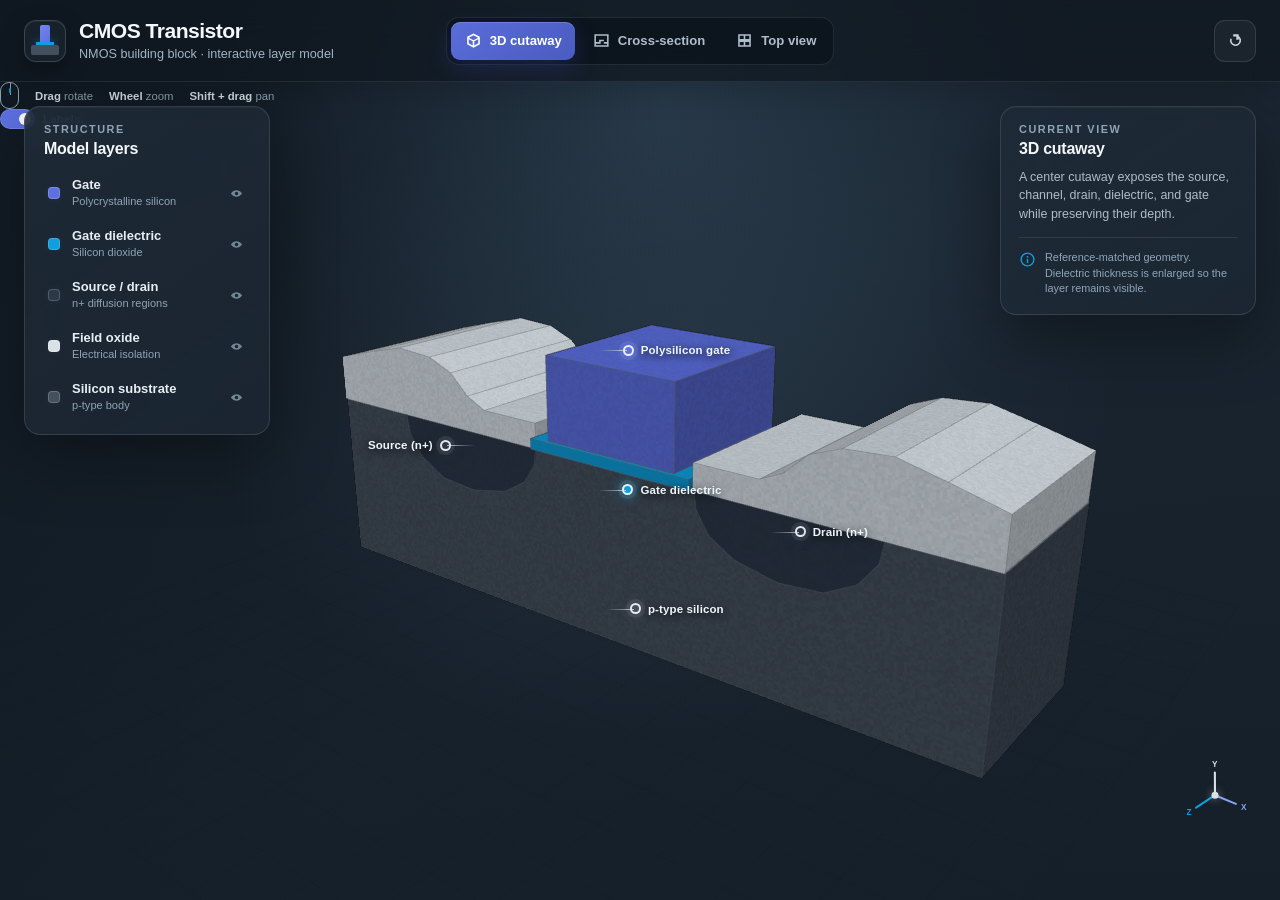
<file: assets/models/cmos-transistor/index.html>
<!doctype html>
<html lang="en">
<head>
  <meta charset="utf-8">
  <meta name="viewport" content="width=device-width, initial-scale=1, viewport-fit=cover">
  <meta name="theme-color" content="#1b242d">
  <meta name="description" content="Interactive 3D NMOS transistor model with accurate orthographic cross-sectional and top views.">
  <title>CMOS Transistor — Interactive 3D Model</title>
  <link rel="icon" type="image/svg+xml" href="data:image/svg+xml,%3Csvg xmlns='http://www.w3.org/2000/svg' viewBox='0 0 64 64'%3E%3Crect width='64' height='64' rx='14' fill='%231b242d'/%3E%3Cpath d='M7 43h50v9H7z' fill='%2345505e'/%3E%3Cpath d='M14 34h36v9H14z' fill='%23d9e2e9'/%3E%3Cpath d='M26 13h12v20H26z' fill='%235e71e3'/%3E%3Cpath d='M24 32h16v3H24z' fill='%230e9fde'/%3E%3C/svg%3E">
  <link rel="stylesheet" href="./styles.css">
</head>
<body>
  <div class="app-shell">
    <header class="topbar">
      <div class="brand" aria-label="CMOS transistor 3D explorer">
        <div class="brand-mark" aria-hidden="true">
          <span class="gate-mark"></span>
          <span class="oxide-mark"></span>
          <span class="silicon-mark"></span>
        </div>
        <div>
          <h1>CMOS Transistor</h1>
          <p>NMOS building block · interactive layer model</p>
        </div>
      </div>

      <nav class="view-switch" aria-label="Choose model view">
        <button class="view-button is-active" type="button" data-view="iso" aria-pressed="true">
          <svg viewBox="0 0 24 24" aria-hidden="true"><path d="m12 3 8 4.4v9.2L12 21l-8-4.4V7.4L12 3Zm0 2.3L6.2 8.5 12 11.7l5.8-3.2L12 5.3Zm-6 5v5.1l5 2.8v-5.1l-5-2.8Zm7 7.9 5-2.8v-5.1l-5 2.8v5.1Z"/></svg>
          3D cutaway
        </button>
        <button class="view-button" type="button" data-view="cross" aria-pressed="false">
          <svg viewBox="0 0 24 24" aria-hidden="true"><path d="M3 4h18v16H3V4Zm2 2v8h4v-3h6v3h4V6H5Zm0 10v2h14v-2h-4v-3h-4v3H5Z"/></svg>
          Cross-section
        </button>
        <button class="view-button" type="button" data-view="top" aria-pressed="false">
          <svg viewBox="0 0 24 24" aria-hidden="true"><path d="M4 4h16v16H4V4Zm2 2v12h12V6H6Zm5 0h2v12h-2V6ZM6 10h5v4H6v-4Zm7 0h5v4h-5v-4Z"/></svg>
          Top view
        </button>
      </nav>

      <button id="reset-view" class="icon-button" type="button" aria-label="Reset the current view" title="Reset view">
        <svg viewBox="0 0 24 24" aria-hidden="true"><path d="M12 5a7 7 0 1 1-6.5 4.4l1.86.74A5 5 0 1 0 12 7H9V4h7v7h-3V7h-1Z"/></svg>
      </button>
    </header>

    <main id="viewport" aria-label="Interactive 3D transistor model">
      <canvas id="model-canvas" aria-label="Rotatable three-dimensional NMOS transistor model"></canvas>
      <div id="webgl-error" class="webgl-error" hidden>
        This model needs WebGL. Please open it in a current version of Chrome, Edge, Firefox, or Safari.
      </div>

      <section class="panel layer-panel" aria-labelledby="layers-title">
        <div class="panel-heading">
          <div>
            <span class="eyebrow">Structure</span>
            <h2 id="layers-title">Model layers</h2>
          </div>
          <button id="toggle-panel" class="panel-toggle" type="button" aria-label="Collapse layer panel" aria-expanded="true">
            <svg viewBox="0 0 24 24" aria-hidden="true"><path d="m7.4 9.4 4.6 4.6 4.6-4.6L18 10.8l-6 6-6-6 1.4-1.4Z"/></svg>
          </button>
        </div>
        <div class="layer-list" id="layer-list">
          <button class="layer-row" type="button" data-layer="gate" aria-pressed="true">
            <span class="swatch swatch-gate"></span>
            <span><strong>Gate</strong><small>Polycrystalline silicon</small></span>
            <svg viewBox="0 0 24 24" aria-hidden="true"><path d="M5 12s2.5-4 7-4 7 4 7 4-2.5 4-7 4-7-4-7-4Zm7 2.2A2.2 2.2 0 1 0 12 9.8a2.2 2.2 0 0 0 0 4.4Z"/></svg>
          </button>
          <button class="layer-row" type="button" data-layer="dielectric" aria-pressed="true">
            <span class="swatch swatch-dielectric"></span>
            <span><strong>Gate dielectric</strong><small>Silicon dioxide</small></span>
            <svg viewBox="0 0 24 24" aria-hidden="true"><path d="M5 12s2.5-4 7-4 7 4 7 4-2.5 4-7 4-7-4-7-4Zm7 2.2A2.2 2.2 0 1 0 12 9.8a2.2 2.2 0 0 0 0 4.4Z"/></svg>
          </button>
          <button class="layer-row" type="button" data-layer="diffusion" aria-pressed="true">
            <span class="swatch swatch-diffusion"></span>
            <span><strong>Source / drain</strong><small>n+ diffusion regions</small></span>
            <svg viewBox="0 0 24 24" aria-hidden="true"><path d="M5 12s2.5-4 7-4 7 4 7 4-2.5 4-7 4-7-4-7-4Zm7 2.2A2.2 2.2 0 1 0 12 9.8a2.2 2.2 0 0 0 0 4.4Z"/></svg>
          </button>
          <button class="layer-row" type="button" data-layer="oxide" aria-pressed="true">
            <span class="swatch swatch-oxide"></span>
            <span><strong>Field oxide</strong><small>Electrical isolation</small></span>
            <svg viewBox="0 0 24 24" aria-hidden="true"><path d="M5 12s2.5-4 7-4 7 4 7 4-2.5 4-7 4-7-4-7-4Zm7 2.2A2.2 2.2 0 1 0 12 9.8a2.2 2.2 0 0 0 0 4.4Z"/></svg>
          </button>
          <button class="layer-row" type="button" data-layer="substrate" aria-pressed="true">
            <span class="swatch swatch-substrate"></span>
            <span><strong>Silicon substrate</strong><small>p-type body</small></span>
            <svg viewBox="0 0 24 24" aria-hidden="true"><path d="M5 12s2.5-4 7-4 7 4 7 4-2.5 4-7 4-7-4-7-4Zm7 2.2A2.2 2.2 0 1 0 12 9.8a2.2 2.2 0 0 0 0 4.4Z"/></svg>
          </button>
        </div>
      </section>

      <section class="panel accuracy-panel" aria-labelledby="view-title">
        <span class="eyebrow">Current view</span>
        <h2 id="view-title">3D cutaway</h2>
        <p id="view-description">A center cutaway exposes the source, channel, drain, dielectric, and gate while preserving their depth.</p>
        <div class="accuracy-note">
          <svg viewBox="0 0 24 24" aria-hidden="true"><path d="M11 7h2v2h-2V7Zm0 4h2v6h-2v-6Zm1-9a10 10 0 1 0 0 20 10 10 0 0 0 0-20Zm0 2a8 8 0 1 1 0 16 8 8 0 0 1 0-16Z"/></svg>
          <span>Reference-matched geometry. Dielectric thickness is enlarged so the layer remains visible.</span>
        </div>
      </section>

      <div id="model-labels" class="model-labels" aria-hidden="true"></div>

      <div class="view-corner" aria-hidden="true">
        <svg id="orientation-svg" viewBox="0 0 68 68">
          <line id="orientation-x" class="orientation-line axis-x" x1="34" y1="40" x2="57" y2="40"/>
          <line id="orientation-y" class="orientation-line axis-y" x1="34" y1="40" x2="34" y2="17"/>
          <line id="orientation-z" class="orientation-line axis-z" x1="34" y1="40" x2="18" y2="53"/>
          <circle cx="34" cy="40" r="3.4"/>
          <text id="orientation-x-label" class="orientation-label axis-x" x="64" y="43">X</text>
          <text id="orientation-y-label" class="orientation-label axis-y" x="31" y="10">Y</text>
          <text id="orientation-z-label" class="orientation-label axis-z" x="9" y="59">Z</text>
        </svg>
      </div>

      <footer class="control-strip">
        <div class="mouse-help">
          <span class="mouse-icon" aria-hidden="true"><i></i></span>
          <span><strong>Drag</strong> rotate</span>
          <span><strong>Wheel</strong> zoom</span>
          <span><strong>Shift + drag</strong> pan</span>
        </div>
        <label class="label-switch" for="labels-toggle">
          <input id="labels-toggle" type="checkbox" checked>
          <span class="switch-track"><span></span></span>
          Labels
        </label>
      </footer>
    </main>
  </div>

  <script src="./app.js"></script>
</body>
</html>
</file>
<file: assets/models/cmos-transistor/styles.css>
:root {
  color-scheme: dark;
  --bg: #1b242d;
  --bg-deep: #111923;
  --panel: rgba(28, 39, 50, 0.78);
  --panel-strong: rgba(22, 32, 42, 0.9);
  --panel-border: rgba(217, 226, 233, 0.13);
  --text: #f4f8fb;
  --muted: #a2b5c5;
  --gate: #5e71e3;
  --gate-light: #7186ef;
  --dielectric: #0e9fde;
  --diffusion: #2b3848;
  --oxide: #d9e2e9;
  --substrate: #45505e;
  --focus: #a0c8e8;
  --shadow: 0 22px 65px rgba(0, 0, 0, 0.34);
  font-family: Inter, ui-sans-serif, -apple-system, BlinkMacSystemFont, "Segoe UI", sans-serif;
}

* {
  box-sizing: border-box;
}

html,
body {
  width: 100%;
  min-width: 320px;
  height: 100%;
  margin: 0;
  overflow: hidden;
  background: var(--bg);
}

body {
  color: var(--text);
  font-size: 16px;
  -webkit-font-smoothing: antialiased;
}

button,
input {
  font: inherit;
}

button {
  color: inherit;
}

button:focus-visible,
input:focus-visible + .switch-track {
  outline: 2px solid var(--focus);
  outline-offset: 3px;
}

.app-shell {
  display: grid;
  grid-template-rows: auto minmax(0, 1fr);
  width: 100%;
  height: 100%;
  min-height: 520px;
  background:
    radial-gradient(circle at 52% 12%, rgba(72, 103, 130, 0.34), transparent 41%),
    linear-gradient(135deg, #111a23 0%, #1b2733 52%, #1a2631 100%);
}

.topbar {
  position: relative;
  z-index: 20;
  display: grid;
  grid-template-columns: minmax(250px, 1fr) auto minmax(44px, 1fr);
  align-items: center;
  gap: 20px;
  min-height: 82px;
  padding: 14px 24px;
  border-bottom: 1px solid rgba(217, 226, 233, 0.09);
  background: rgba(15, 23, 31, 0.74);
  box-shadow: 0 8px 32px rgba(0, 0, 0, 0.16);
  backdrop-filter: blur(18px);
}

.brand {
  display: flex;
  align-items: center;
  gap: 13px;
  min-width: 0;
}

.brand h1,
.brand p,
.panel h2,
.panel p {
  margin: 0;
}

.brand h1 {
  font-size: clamp(1.08rem, 1.8vw, 1.32rem);
  line-height: 1.15;
  letter-spacing: -0.025em;
}

.brand p {
  margin-top: 4px;
  color: var(--muted);
  font-size: 0.79rem;
  line-height: 1.2;
}

.brand-mark {
  position: relative;
  flex: 0 0 auto;
  width: 42px;
  height: 42px;
  overflow: hidden;
  border: 1px solid rgba(217, 226, 233, 0.18);
  border-radius: 12px;
  background: #17212b;
  box-shadow: inset 0 1px 0 rgba(255, 255, 255, 0.05), 0 9px 24px rgba(0, 0, 0, 0.25);
}

.brand-mark span {
  position: absolute;
  display: block;
}

.silicon-mark {
  right: 6px;
  bottom: 6px;
  left: 6px;
  height: 10px;
  border-radius: 2px;
  background: var(--substrate);
}

.oxide-mark {
  right: 11px;
  bottom: 16px;
  left: 11px;
  height: 3px;
  background: var(--dielectric);
  box-shadow: 0 0 8px rgba(14, 159, 222, 0.8);
}

.gate-mark {
  z-index: 1;
  right: 15px;
  bottom: 19px;
  left: 15px;
  height: 17px;
  border-radius: 2px 2px 0 0;
  background: linear-gradient(135deg, #7186ef, var(--gate));
}

.view-switch {
  display: flex;
  align-items: center;
  gap: 4px;
  padding: 4px;
  border: 1px solid rgba(217, 226, 233, 0.11);
  border-radius: 13px;
  background: rgba(6, 13, 20, 0.5);
}

.view-button,
.icon-button,
.panel-toggle,
.layer-row {
  border: 0;
  cursor: pointer;
}

.view-button {
  display: inline-flex;
  align-items: center;
  justify-content: center;
  gap: 7px;
  min-height: 38px;
  padding: 0 13px;
  border-radius: 9px;
  background: transparent;
  color: #aebdca;
  font-size: 0.82rem;
  font-weight: 650;
  transition: color 180ms ease, background 180ms ease, box-shadow 180ms ease;
}

.view-button svg,
.icon-button svg,
.panel-toggle svg,
.layer-row svg,
.accuracy-note svg {
  width: 19px;
  height: 19px;
  fill: currentColor;
}

.view-button:hover {
  color: #eef5fa;
  background: rgba(255, 255, 255, 0.055);
}

.view-button.is-active {
  color: #fff;
  background: linear-gradient(135deg, rgba(94, 113, 227, 0.95), rgba(78, 96, 202, 0.95));
  box-shadow: 0 8px 22px rgba(49, 63, 154, 0.32), inset 0 1px 0 rgba(255, 255, 255, 0.16);
}

.icon-button {
  justify-self: end;
  display: grid;
  width: 42px;
  height: 42px;
  place-items: center;
  border: 1px solid rgba(217, 226, 233, 0.12);
  border-radius: 11px;
  background: rgba(255, 255, 255, 0.045);
  color: #c7d2db;
  transition: transform 180ms ease, background 180ms ease, color 180ms ease;
}

.icon-button:hover {
  transform: translateY(-1px);
  background: rgba(255, 255, 255, 0.085);
  color: #fff;
}

#viewport {
  position: relative;
  min-width: 0;
  min-height: 0;
  overflow: hidden;
  isolation: isolate;
}

#viewport::before {
  position: absolute;
  z-index: -1;
  inset: 0;
  background:
    radial-gradient(ellipse at 52% 40%, rgba(87, 115, 140, 0.15), transparent 48%),
    linear-gradient(180deg, rgba(9, 16, 23, 0.06), rgba(8, 13, 19, 0.28));
  content: "";
}

#model-canvas {
  position: absolute;
  inset: 0;
  display: block;
  width: 100%;
  height: 100%;
  cursor: grab;
  touch-action: none;
}

#model-canvas.is-dragging {
  cursor: grabbing;
}

.webgl-error {
  position: absolute;
  z-index: 30;
  top: 50%;
  left: 50%;
  width: min(460px, calc(100% - 40px));
  padding: 22px;
  transform: translate(-50%, -50%);
  border: 1px solid rgba(217, 226, 233, 0.18);
  border-radius: 16px;
  background: #18232e;
  box-shadow: var(--shadow);
  color: #eff5f9;
  line-height: 1.55;
  text-align: center;
}

.panel {
  position: absolute;
  z-index: 10;
  border: 1px solid var(--panel-border);
  border-radius: 16px;
  background: linear-gradient(145deg, rgba(31, 43, 55, 0.86), var(--panel));
  box-shadow: var(--shadow), inset 0 1px 0 rgba(255, 255, 255, 0.04);
  backdrop-filter: blur(18px) saturate(120%);
}

.layer-panel {
  top: 24px;
  left: 24px;
  width: 246px;
  padding: 17px 14px 13px;
}

.panel-heading {
  display: flex;
  align-items: center;
  justify-content: space-between;
  gap: 10px;
  padding: 0 5px 10px;
}

.eyebrow {
  display: block;
  margin-bottom: 4px;
  color: #8fa4b5;
  font-size: 0.68rem;
  font-weight: 750;
  letter-spacing: 0.14em;
  line-height: 1;
  text-transform: uppercase;
}

.panel h2 {
  font-size: 1rem;
  line-height: 1.3;
  letter-spacing: -0.015em;
}

.panel-toggle {
  display: none;
  width: 34px;
  height: 34px;
  place-items: center;
  border-radius: 9px;
  background: rgba(255, 255, 255, 0.05);
}

.layer-list {
  display: grid;
  gap: 4px;
}

.layer-row {
  display: grid;
  grid-template-columns: 14px minmax(0, 1fr) 19px;
  align-items: center;
  gap: 10px;
  width: 100%;
  min-height: 47px;
  padding: 7px 9px;
  border-radius: 10px;
  background: transparent;
  color: #e7eef3;
  text-align: left;
  transition: background 160ms ease, opacity 160ms ease, transform 160ms ease;
}

.layer-row:hover {
  transform: translateX(2px);
  background: rgba(255, 255, 255, 0.055);
}

.layer-row strong,
.layer-row small {
  display: block;
}

.layer-row strong {
  font-size: 0.81rem;
  font-weight: 680;
  line-height: 1.25;
}

.layer-row small {
  margin-top: 2px;
  color: #91a4b4;
  font-size: 0.69rem;
  line-height: 1.25;
}

.layer-row svg {
  color: #92a6b6;
  opacity: 0.75;
}

.layer-row[aria-pressed="false"] {
  opacity: 0.38;
}

.layer-row[aria-pressed="false"] svg {
  opacity: 0.35;
}

.swatch {
  width: 12px;
  height: 12px;
  border: 1px solid rgba(255, 255, 255, 0.18);
  border-radius: 4px;
  box-shadow: 0 0 10px rgba(255, 255, 255, 0.05);
}

.swatch-gate { background: var(--gate); }
.swatch-dielectric { background: var(--dielectric); }
.swatch-diffusion { background: var(--diffusion); }
.swatch-oxide { background: var(--oxide); }
.swatch-substrate { background: var(--substrate); }

.accuracy-panel {
  top: 24px;
  right: 24px;
  width: 256px;
  padding: 17px 18px;
}

.accuracy-panel > p {
  margin-top: 8px;
  color: #afbdc8;
  font-size: 0.78rem;
  line-height: 1.5;
}

.accuracy-note {
  display: grid;
  grid-template-columns: 18px 1fr;
  gap: 8px;
  margin-top: 13px;
  padding-top: 12px;
  border-top: 1px solid rgba(217, 226, 233, 0.11);
  color: #8fa7b8;
  font-size: 0.68rem;
  line-height: 1.45;
}

.accuracy-note svg {
  width: 17px;
  height: 17px;
  margin-top: 1px;
  color: var(--dielectric);
}

.model-labels {
  position: absolute;
  z-index: 8;
  inset: 0;
  overflow: hidden;
  pointer-events: none;
}

.model-label {
  position: absolute;
  display: flex;
  align-items: center;
  gap: 7px;
  transform: translate(-7px, -50%);
  color: #eef6fb;
  font-size: 0.72rem;
  font-weight: 680;
  letter-spacing: 0.01em;
  text-shadow: 0 2px 8px rgba(0, 0, 0, 0.9);
  white-space: nowrap;
  transition: opacity 150ms ease;
}

.model-label::before {
  flex: 0 0 auto;
  width: 7px;
  height: 7px;
  border: 2px solid rgba(255, 255, 255, 0.88);
  border-radius: 50%;
  background: var(--label-color, #fff);
  box-shadow: 0 0 0 4px rgba(255, 255, 255, 0.08), 0 0 13px var(--label-color, #fff);
  content: "";
}

.model-label::after {
  position: absolute;
  top: 50%;
  right: calc(100% - 4px);
  width: var(--leader, 28px);
  height: 1px;
  background: linear-gradient(90deg, transparent, rgba(225, 235, 242, 0.75));
  content: "";
}

.model-label.align-right {
  flex-direction: row-reverse;
  transform: translate(calc(-100% + 7px), -50%);
}

.model-label.align-right::after {
  right: auto;
  left: calc(100% - 4px);
  background: linear-gradient(90deg, rgba(225, 235, 242, 0.75), transparent);
}

.view-corner {
  position: absolute;
  z-index: 9;
  right: 30px;
  bottom: 76px;
  width: 70px;
  height: 70px;
  pointer-events: none;
}

.view-corner svg {
  width: 100%;
  height: 100%;
  overflow: visible;
}

.view-corner circle {
  fill: #d9e2e9;
  filter: drop-shadow(0 0 4px rgba(217, 226, 233, 0.55));
}

.orientation-line {
  stroke-width: 2;
  stroke-linecap: round;
}

.orientation-label {
  font-size: 8px;
  font-weight: 800;
  text-anchor: middle;
}

.orientation-line.axis-x { stroke: #8ba2ef; }
.orientation-line.axis-y { stroke: #d9e2e9; }
.orientation-line.axis-z { stroke: #0e9fde; }
.orientation-label.axis-x { fill: #8ba2ef; }
.orientation-label.axis-y { fill: #d9e2e9; }
.orientation-label.axis-z { fill: #0e9fde; }
}

.control-strip {
  position: absolute;
  z-index: 12;
  right: 24px;
  bottom: 20px;
  left: 24px;
  display: flex;
  align-items: center;
  justify-content: space-between;
  gap: 20px;
  min-height: 44px;
  padding: 8px 12px 8px 14px;
  border: 1px solid rgba(217, 226, 233, 0.1);
  border-radius: 13px;
  background: rgba(17, 27, 36, 0.68);
  box-shadow: 0 16px 40px rgba(0, 0, 0, 0.21);
  backdrop-filter: blur(15px);
}

.mouse-help {
  display: flex;
  align-items: center;
  gap: 16px;
  color: #8fa3b3;
  font-size: 0.71rem;
}

.mouse-help > span:not(.mouse-icon) {
  white-space: nowrap;
}

.mouse-help strong {
  color: #d4dfe7;
  font-weight: 680;
}

.mouse-icon {
  position: relative;
  display: block;
  flex: 0 0 auto;
  width: 19px;
  height: 27px;
  border: 1.5px solid #91a6b6;
  border-radius: 9px;
}

.mouse-icon::before {
  position: absolute;
  top: 0;
  bottom: 13px;
  left: 50%;
  width: 1px;
  background: #91a6b6;
  content: "";
}

.mouse-icon i {
  position: absolute;
  top: 5px;
  left: 8px;
  width: 2px;
  height: 5px;
  border-radius: 2px;
  background: var(--dielectric);
}

.label-switch {
  display: flex;
  align-items: center;
  gap: 8px;
  color: #d7e0e7;
  font-size: 0.74rem;
  font-weight: 650;
  cursor: pointer;
}

.label-switch input {
  position: absolute;
  width: 1px;
  height: 1px;
  opacity: 0;
}

.switch-track {
  position: relative;
  display: inline-block;
  width: 35px;
  height: 20px;
  border: 1px solid rgba(217, 226, 233, 0.18);
  border-radius: 999px;
  background: #273542;
  transition: background 180ms ease;
}

.switch-track span {
  position: absolute;
  top: 3px;
  left: 3px;
  width: 12px;
  height: 12px;
  border-radius: 50%;
  background: #b7c5cf;
  transition: transform 180ms ease, background 180ms ease;
}

.label-switch input:checked + .switch-track {
  background: var(--gate);
}

.label-switch input:checked + .switch-track span {
  transform: translateX(15px);
  background: #fff;
}

@media (max-width: 980px) {
  .topbar {
    grid-template-columns: minmax(210px, 1fr) auto auto;
    gap: 12px;
    padding-inline: 16px;
  }

  .view-button {
    padding-inline: 10px;
  }

  .view-button svg {
    display: none;
  }

  .accuracy-panel {
    display: none;
  }
}

@media (max-width: 720px) {
  .app-shell {
    grid-template-rows: auto minmax(0, 1fr);
    min-height: 560px;
  }

  .topbar {
    grid-template-columns: minmax(0, 1fr) auto;
    gap: 10px;
    min-height: 112px;
    padding: 11px 12px 10px;
  }

  .brand-mark {
    width: 38px;
    height: 38px;
  }

  .brand p {
    display: none;
  }

  .icon-button {
    width: 38px;
    height: 38px;
  }

  .view-switch {
    grid-column: 1 / -1;
    grid-row: 2;
    display: grid;
    grid-template-columns: repeat(3, minmax(0, 1fr));
    width: 100%;
  }

  .view-button {
    min-width: 0;
    padding-inline: 6px;
    font-size: 0.72rem;
  }

  .layer-panel {
    top: 12px;
    left: 12px;
    width: min(230px, calc(100% - 24px));
    padding: 11px;
  }

  .panel-toggle {
    display: grid;
  }

  .layer-panel.is-collapsed .layer-list {
    display: none;
  }

  .layer-panel.is-collapsed .panel-heading {
    padding-bottom: 0;
  }

  .layer-panel.is-collapsed .panel-toggle svg {
    transform: rotate(180deg);
  }

  .layer-row {
    min-height: 43px;
  }

  .view-corner {
    right: 16px;
    bottom: 76px;
    transform: scale(0.82);
    transform-origin: right bottom;
  }

  .control-strip {
    right: 12px;
    bottom: 10px;
    left: 12px;
    min-height: 48px;
    padding-inline: 12px;
  }

  .mouse-help > span:nth-of-type(n + 3) {
    display: none;
  }

  .model-label {
    font-size: 0.66rem;
  }
}

@media (max-width: 420px) {
  .brand h1 {
    font-size: 0.98rem;
  }

  .layer-panel {
    width: 205px;
  }

  .mouse-help {
    gap: 9px;
  }

  .mouse-help > span:nth-of-type(2) {
    display: none;
  }
}

@media (prefers-reduced-motion: reduce) {
  *,
  *::before,
  *::after {
    scroll-behavior: auto !important;
    transition-duration: 0.01ms !important;
  }
}
</file>
